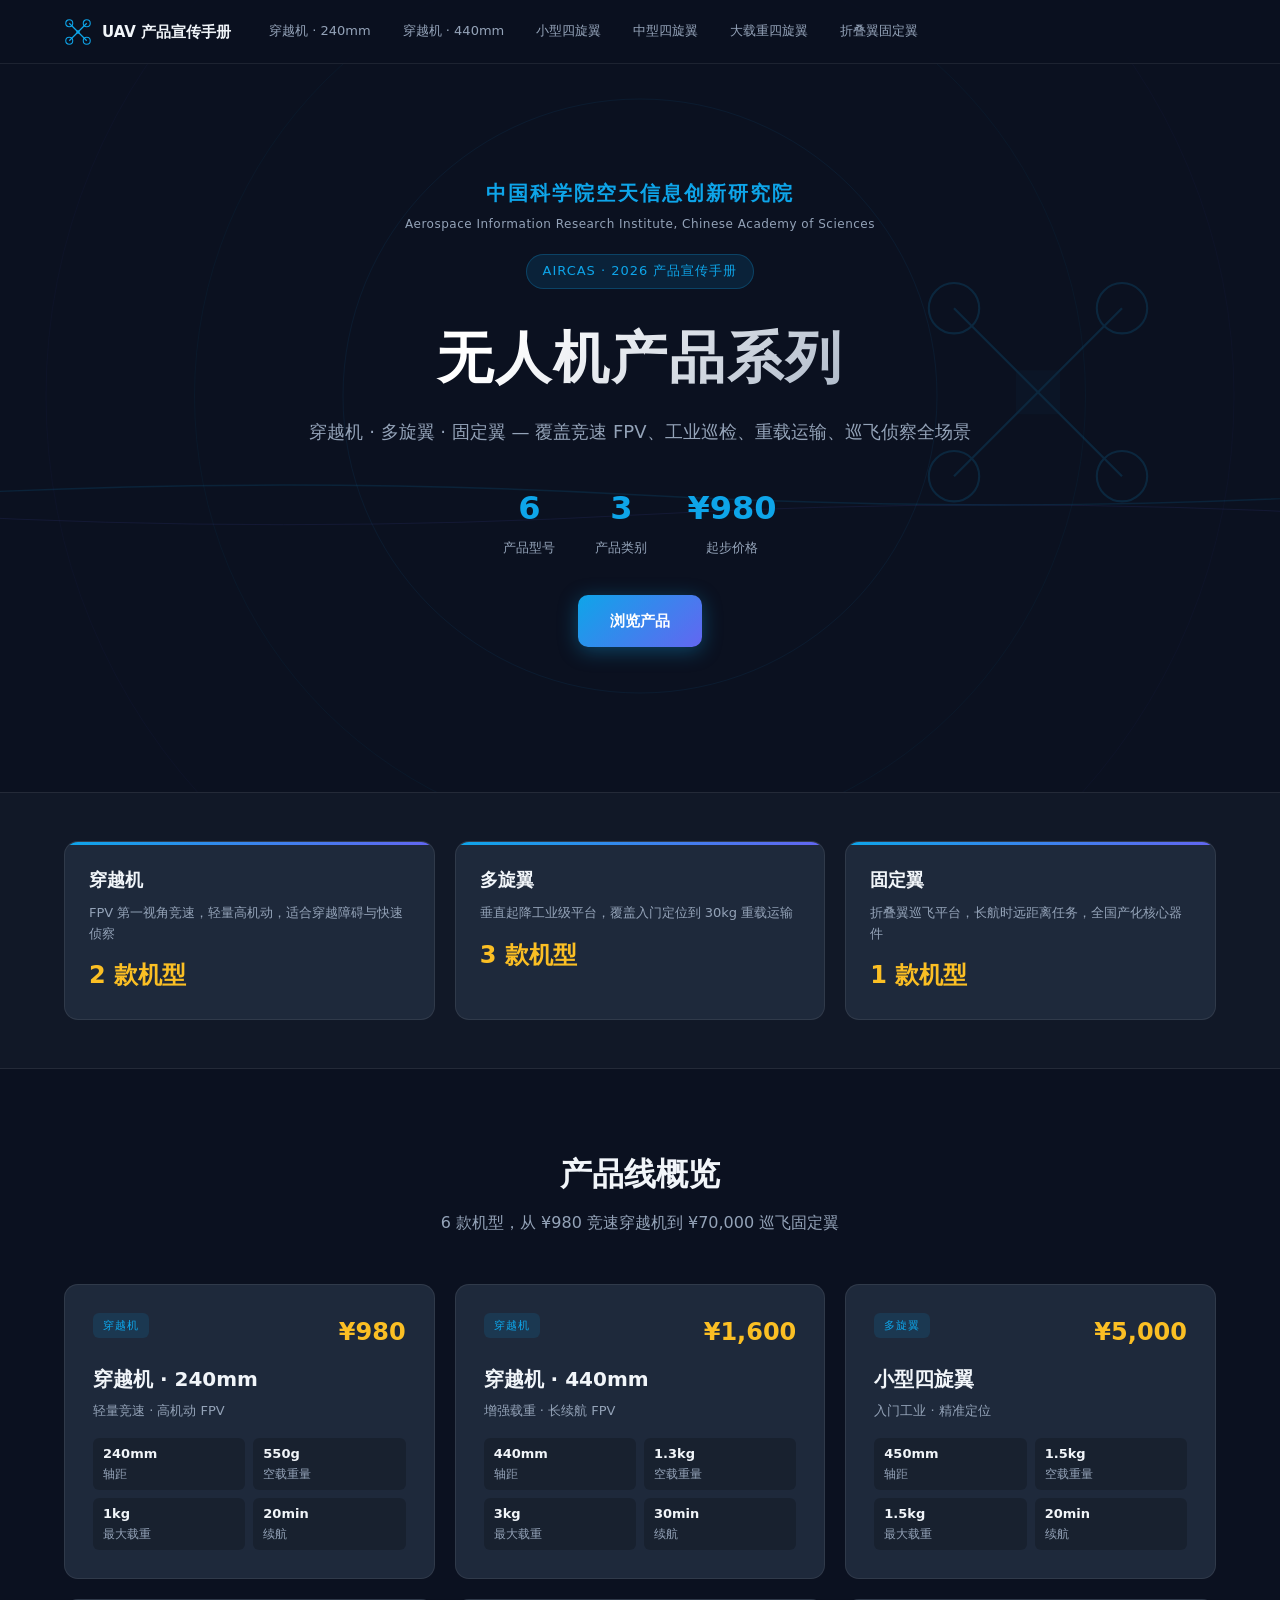
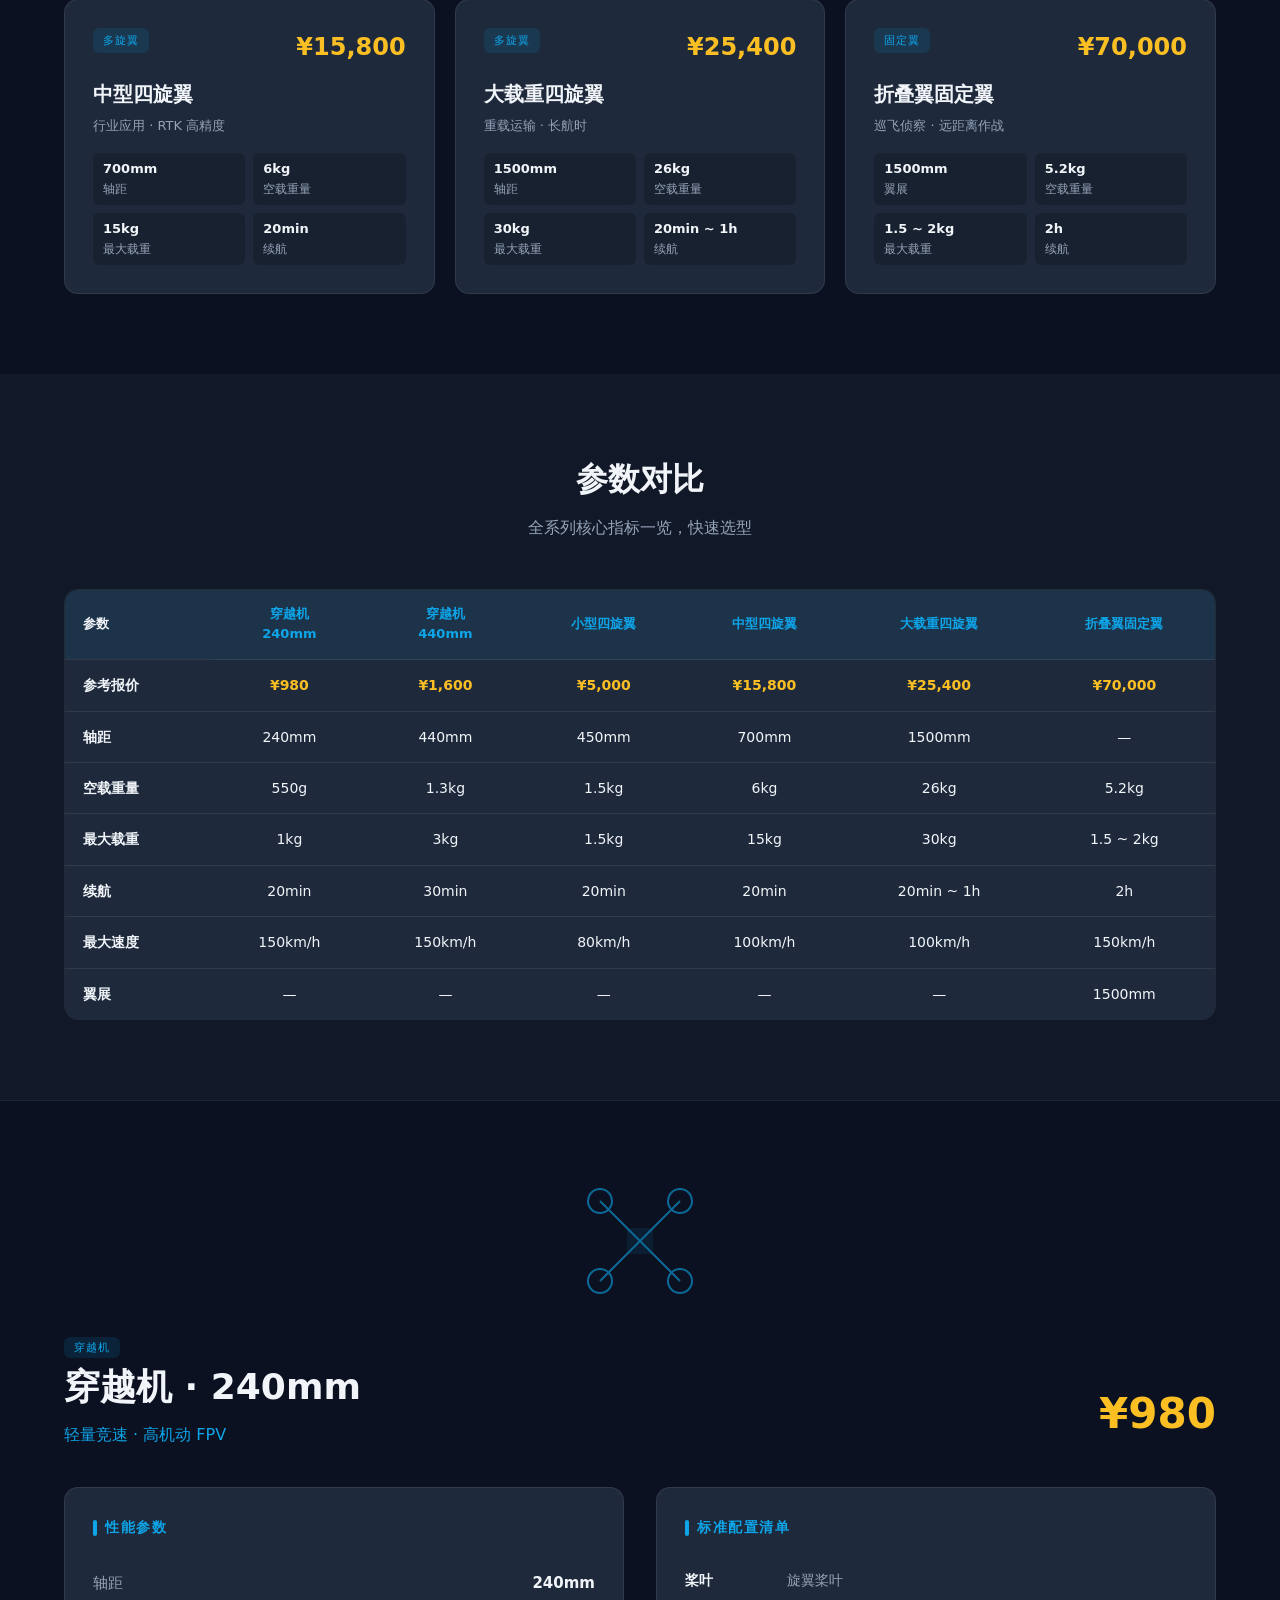
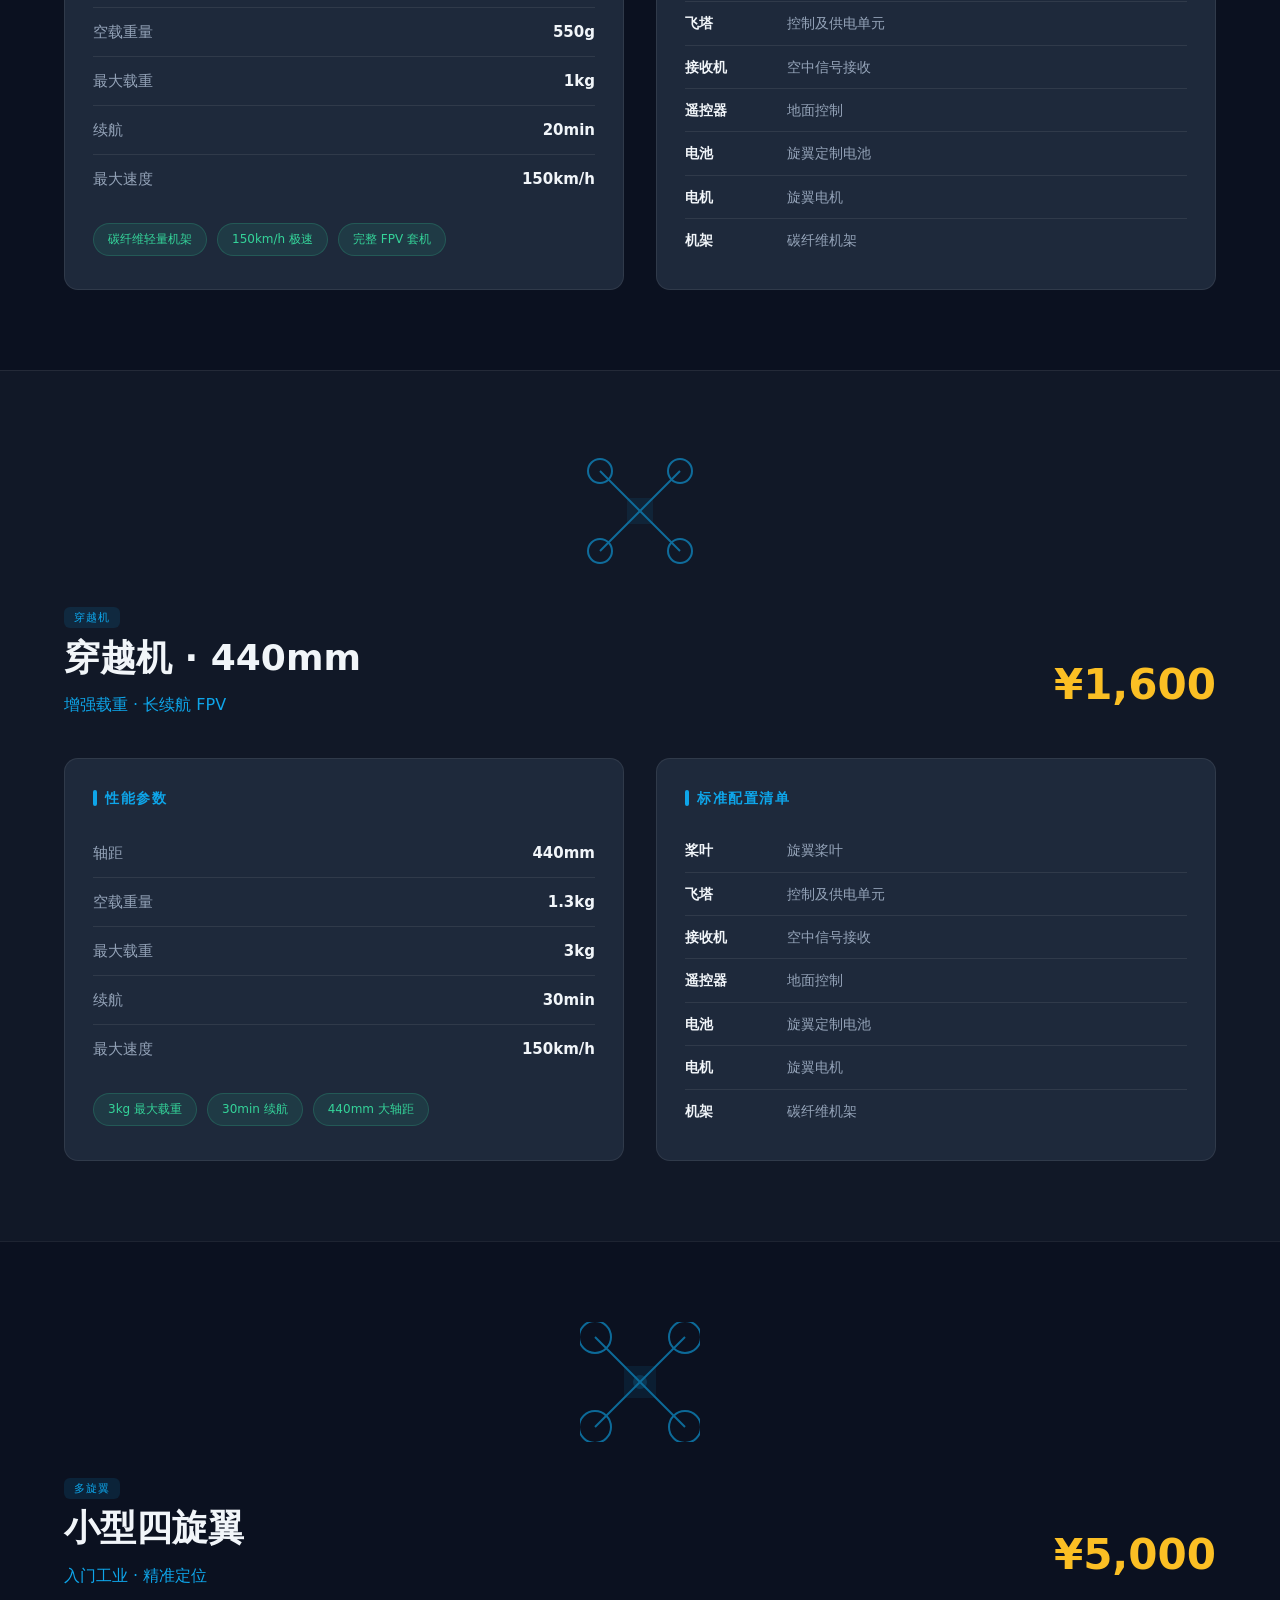
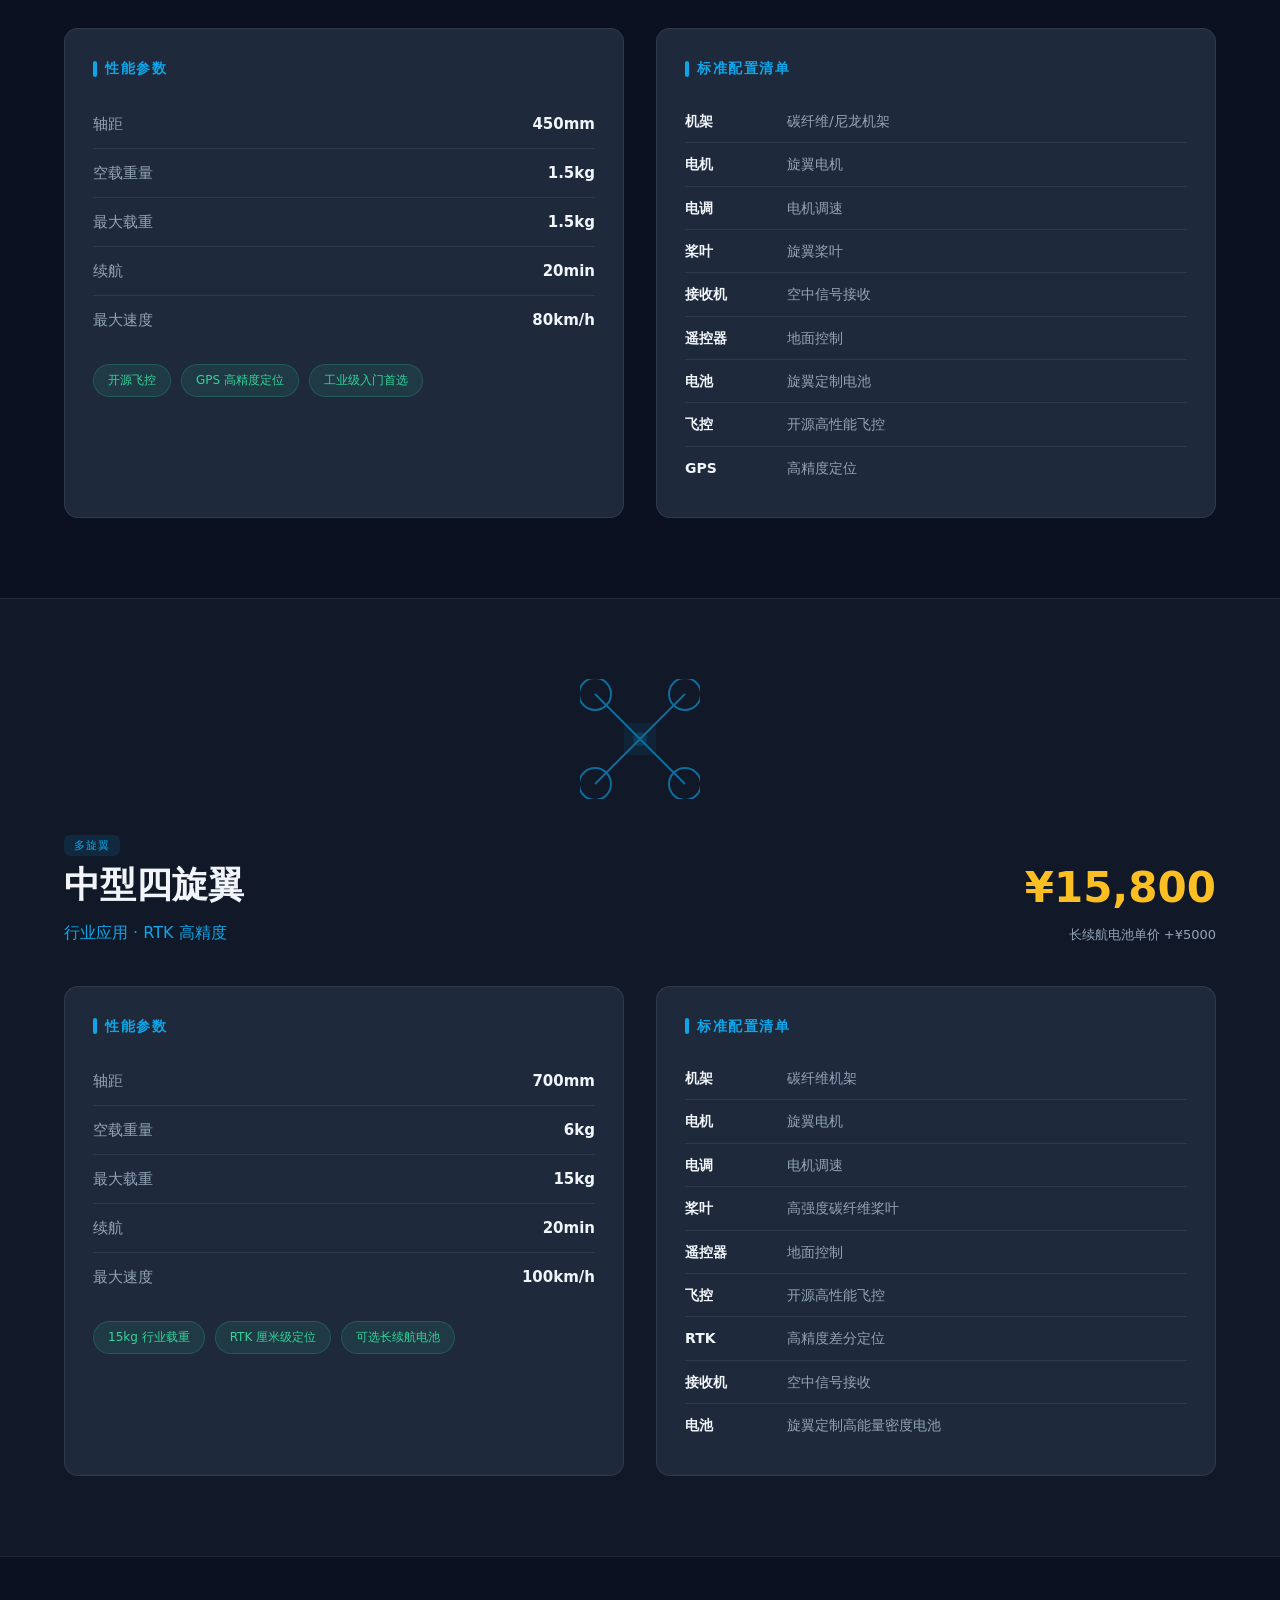
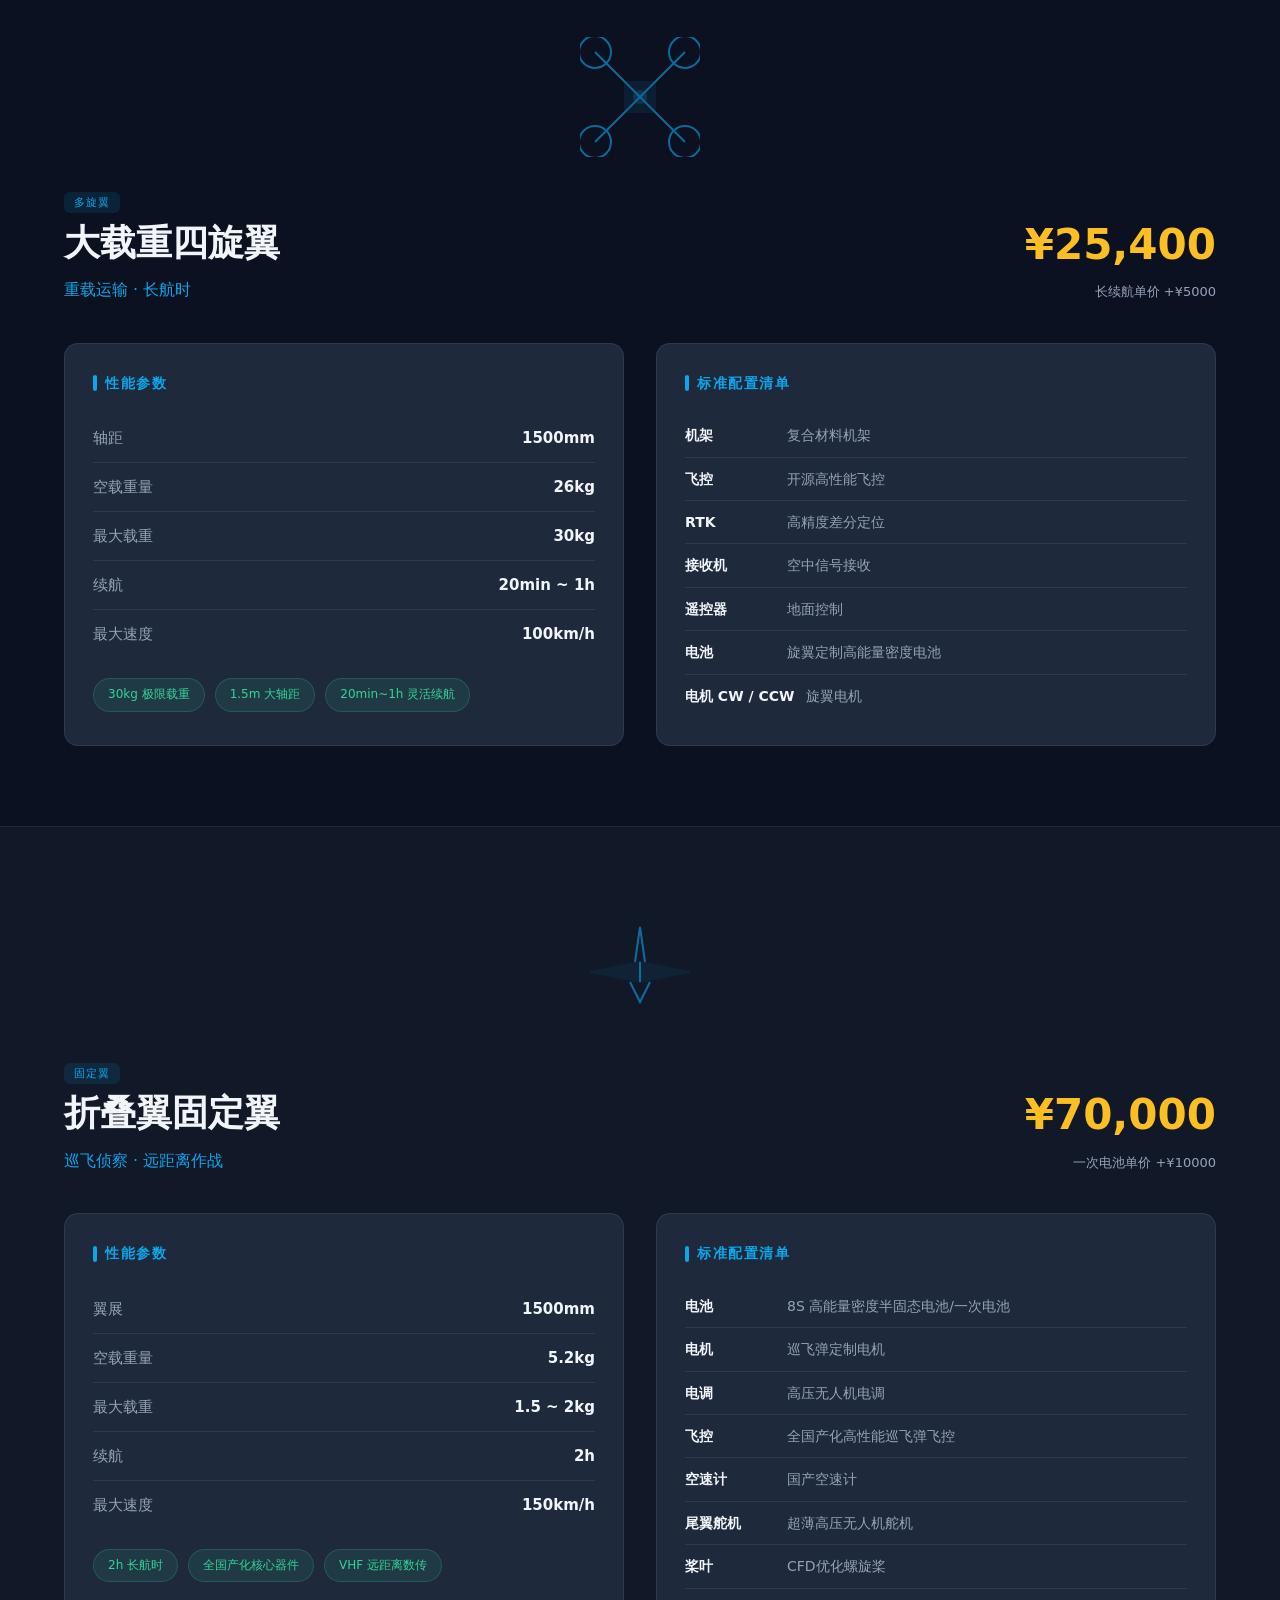
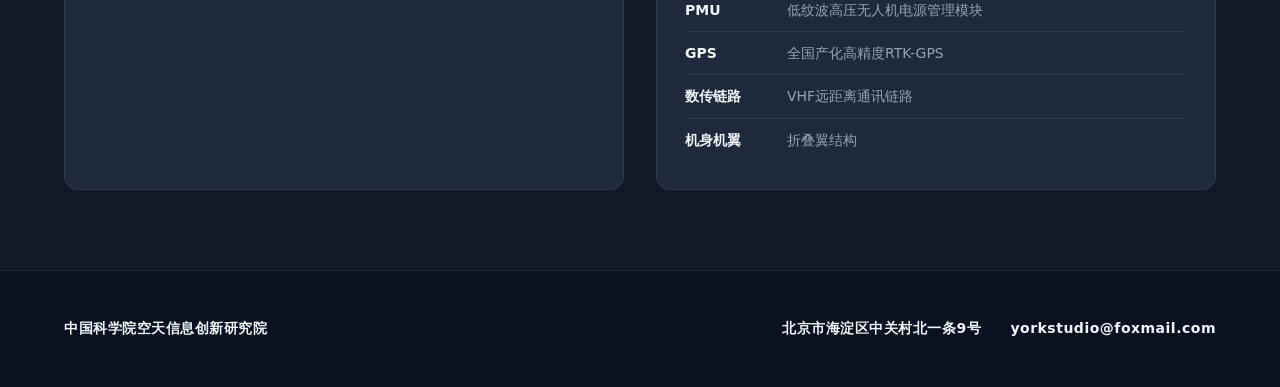
<file: index.html>
<!DOCTYPE html>
<html lang="zh-CN">
<head>
  <meta charset="UTF-8">
  <meta name="viewport" content="width=device-width, initial-scale=1.0">
  <title>无人机产品宣传手册 · 中国科学院空天信息创新研究院</title>
  <link rel="stylesheet" href="styles.css">
</head>
<body>
  <nav class="nav" id="nav">
    <div class="nav-inner">
      <a href="#" class="nav-logo">
        <svg viewBox="0 0 32 32" width="28" height="28">
          <circle cx="16" cy="16" r="2" fill="currentColor"/>
          <line x1="16" y1="16" x2="6" y2="6" stroke="currentColor" stroke-width="1.5" fill="none"/>
          <line x1="16" y1="16" x2="26" y2="6" stroke="currentColor" stroke-width="1.5" fill="none"/>
          <line x1="16" y1="16" x2="6" y2="26" stroke="currentColor" stroke-width="1.5" fill="none"/>
          <line x1="16" y1="16" x2="26" y2="26" stroke="currentColor" stroke-width="1.5" fill="none"/>
          <circle cx="6" cy="6" r="4" fill="none" stroke="currentColor" stroke-width="1.2"/>
          <circle cx="26" cy="6" r="4" fill="none" stroke="currentColor" stroke-width="1.2"/>
          <circle cx="6" cy="26" r="4" fill="none" stroke="currentColor" stroke-width="1.2"/>
          <circle cx="26" cy="26" r="4" fill="none" stroke="currentColor" stroke-width="1.2"/>
        </svg>
        UAV 产品宣传手册
      </a>
      <div class="nav-links" id="nav-links"></div>
      <button class="nav-toggle" id="nav-toggle" aria-label="菜单">☰</button>
    </div>
  </nav>

  <header class="hero">
    <div class="hero-bg">
      <svg class="hero-waves" viewBox="0 0 1440 800" preserveAspectRatio="xMidYMid slice">
        <defs>
          <linearGradient id="hg" x1="0%" y1="0%" x2="100%" y2="100%">
            <stop offset="0%" stop-color="#0ea5e9" stop-opacity=".15"/>
            <stop offset="100%" stop-color="#6366f1" stop-opacity=".05"/>
          </linearGradient>
        </defs>
        <circle cx="720" cy="400" r="300" fill="none" stroke="rgba(14,165,233,.08)" stroke-width="1"/>
        <circle cx="720" cy="400" r="450" fill="none" stroke="rgba(14,165,233,.05)" stroke-width="1"/>
        <circle cx="720" cy="400" r="600" fill="none" stroke="rgba(99,102,241,.04)" stroke-width="1"/>
        <path d="M0,500 Q360,480 720,500 T1440,500" fill="none" stroke="rgba(14,165,233,.12)" stroke-width="1.5"/>
        <path d="M0,520 Q360,540 720,520 T1440,520" fill="none" stroke="rgba(99,102,241,.1)" stroke-width="1"/>
      </svg>
    </div>
    <div class="hero-content">
      <p class="hero-org">中国科学院空天信息创新研究院</p>
      <p class="hero-org-en">Aerospace Information Research Institute, Chinese Academy of Sciences</p>
      <span class="hero-badge">AIRCAS · 2026 产品宣传手册</span>
      <h1>无人机产品系列</h1>
      <p class="hero-sub">穿越机 · 多旋翼 · 固定翼 — 覆盖竞速 FPV、工业巡检、重载运输、巡飞侦察全场景</p>
      <div class="hero-stats" id="hero-stats"></div>
      <a href="#overview" class="btn btn-primary">浏览产品</a>
    </div>
    <div class="hero-drone" aria-hidden="true">
      <svg viewBox="0 0 200 200" class="drone-svg">
        <g fill="none" stroke="currentColor" stroke-width="1.5">
          <line x1="100" y1="100" x2="40" y2="40"/><line x1="100" y1="100" x2="160" y2="40"/>
          <line x1="100" y1="100" x2="40" y2="160"/><line x1="100" y1="100" x2="160" y2="160"/>
          <circle cx="40" cy="40" r="18"/><circle cx="160" cy="40" r="18"/>
          <circle cx="40" cy="160" r="18"/><circle cx="160" cy="160" r="18"/>
          <rect x="85" y="85" width="30" height="30" rx="2" fill="currentColor" opacity=".2"/>
        </g>
      </svg>
    </div>
  </header>

  <section class="category-strip">
    <div class="container">
      <div class="category-grid" id="category-grid"></div>
    </div>
  </section>

  <section class="section" id="overview">
    <div class="container">
      <div class="section-header">
        <h2>产品线概览</h2>
        <p>6 款机型，从 ¥980 竞速穿越机到 ¥70,000 巡飞固定翼</p>
      </div>
      <div class="overview-grid" id="overview-grid"></div>
    </div>
  </section>

  <section class="section section-alt" id="compare">
    <div class="container">
      <div class="section-header">
        <h2>参数对比</h2>
        <p>全系列核心指标一览，快速选型</p>
      </div>
      <div class="table-wrap">
        <table class="compare-table" id="compare-table"></table>
      </div>
    </div>
  </section>

  <div id="products-container"></div>

  <footer class="footer">
    <div class="container footer-inner">
      <div class="footer-brand">
        <span class="footer-org">中国科学院空天信息创新研究院</span>
        <span class="footer-contact">北京市海淀区中关村北一条9号<span class="contact-gap"></span>yorkstudio@foxmail.com</span>
      </div>
    </div>
  </footer>

  <script src="products-data.js"></script>
  <script src="app.js"></script>
</body>
</html>
</file>
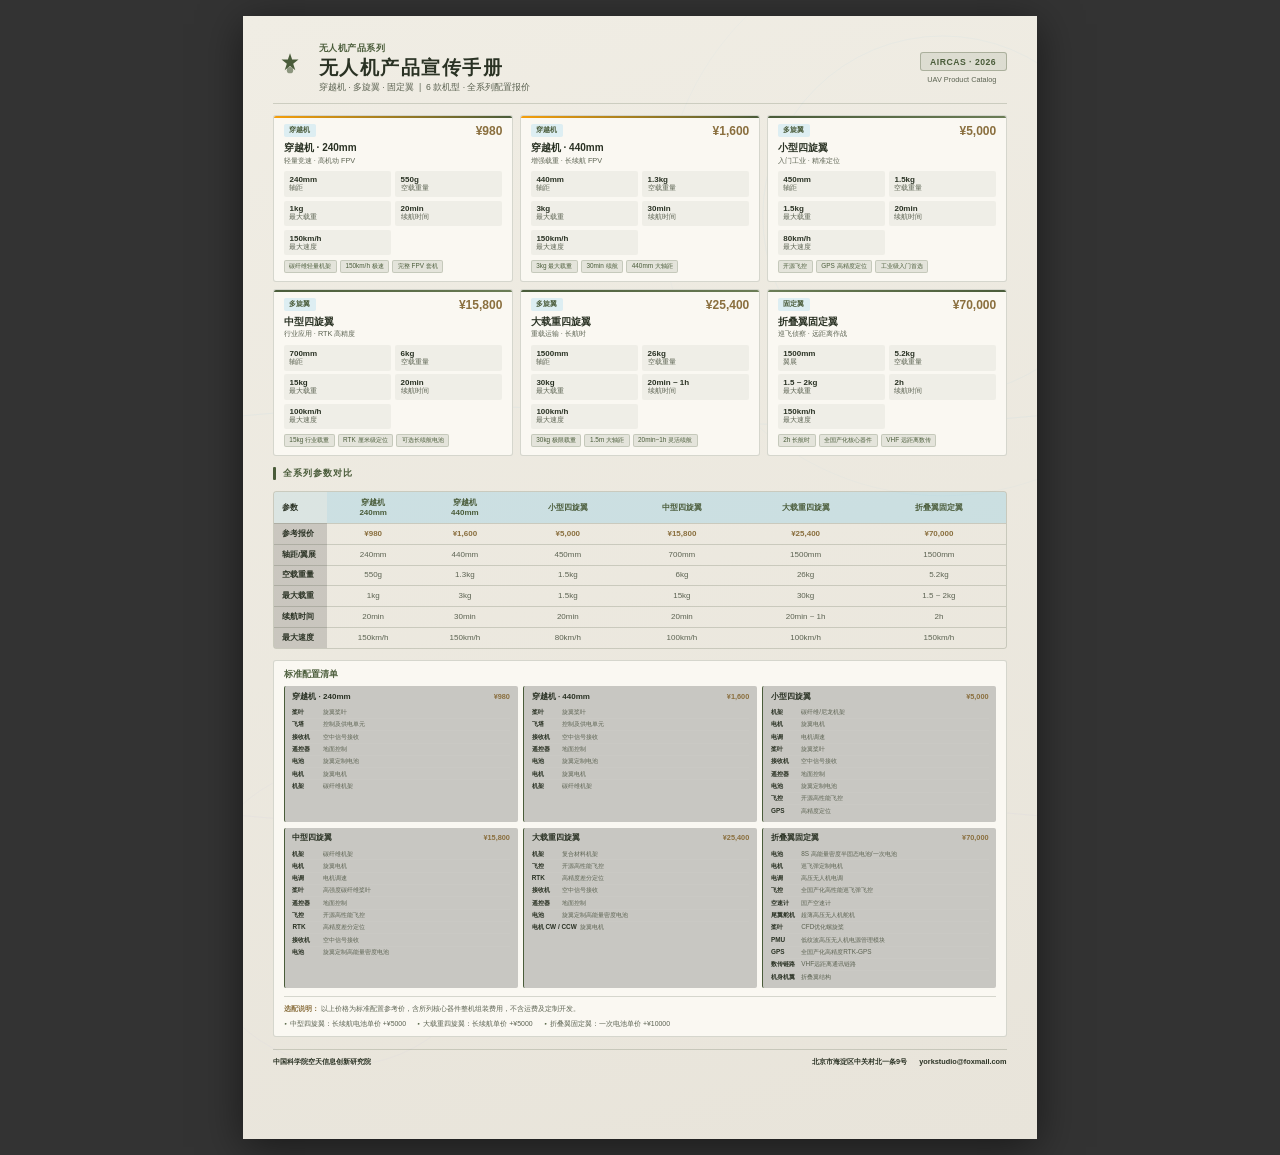
<file: print-a4.html>
<!DOCTYPE html>
<html lang="zh-CN">
<head>
  <meta charset="UTF-8">
  <title>无人机产品手册 · A4 单页印刷版</title>
  <style>
    :root {
      --bg: #f0ede4;
      --bg-alt: #e8e4da;
      --bg-card: #faf8f2;
      --text: #2a3224;
      --text-muted: #5c6352;
      --accent: #4a5c3a;
      --accent2: #6b7d56;
      --gold: #8a6f3e;
      --green: #4a5c3a;
      --border: rgba(47, 61, 38, 0.18);
    }

    @page { size: A4; margin: 0; }

    * { box-sizing: border-box; margin: 0; padding: 0; }

    body {
      font-family: 'Microsoft YaHei', 'Segoe UI', sans-serif;
      background: #333;
      -webkit-print-color-adjust: exact;
      print-color-adjust: exact;
    }

    .page {
      width: 210mm;
      height: 297mm;
      padding: 7mm 8mm 6mm;
      background: linear-gradient(165deg, var(--bg) 0%, var(--bg-alt) 100%);
      color: var(--text);
      display: flex;
      flex-direction: column;
      gap: 3mm;
      overflow: hidden;
      position: relative;
    }

    /* subtle bg waves */
    .page-bg {
      position: absolute; inset: 0; pointer-events: none; opacity: .5;
    }
    .page-bg svg { width: 100%; height: 100%; }

    .content { position: relative; z-index: 1; display: flex; flex-direction: column; gap: 3mm; flex: 1; }

    /* Header */
    .header {
      display: flex;
      justify-content: space-between;
      align-items: center;
      padding-bottom: 2.5mm;
      border-bottom: 1px solid var(--border);
    }

    .header-left { display: flex; align-items: center; gap: 3mm; }

    .header-logo { color: var(--accent); width: 9mm; height: 9mm; flex-shrink: 0; }

    .header h1 {
      font-size: 14pt;
      font-weight: 900;
      letter-spacing: 1.5px;
      color: var(--text);
      line-height: 1.2;
    }

    .header .org {
      font-size: 7pt;
      font-weight: 700;
      color: var(--accent);
      letter-spacing: 0.5px;
      margin-bottom: 0.5mm;
    }

    .header .org-en {
      font-size: 5pt;
      color: var(--text-muted);
      margin-bottom: 0.8mm;
    }

    .header .sub {
      font-size: 6.5pt;
      color: var(--text-muted);
      margin-top: 0.5mm;
    }

    .header-badge {
      display: flex;
      flex-direction: column;
      align-items: center;
      text-align: center;
    }

    .badge {
      font-size: 6.5pt;
      color: var(--accent);
      font-weight: 700;
      border: 1px solid rgba(74,92,58,.35);
      background: rgba(74,92,58,.1);
      padding: 1mm 2.5mm;
      border-radius: 3px;
      letter-spacing: .5px;
      display: inline-block;
    }

    .badge-en {
      font-size: 5.5pt;
      color: var(--text-muted);
      margin-top: 1mm;
      text-align: center;
      white-space: nowrap;
      transform: translateX(-0.3ch);
    }

    /* Product cards 3x2 */
    .cards-grid {
      display: grid;
      grid-template-columns: repeat(3, 1fr);
      gap: 2mm;
    }

    .card {
      background: var(--bg-card);
      border: 1px solid var(--border);
      border-radius: 3px;
      padding: 2mm 2.5mm;
      position: relative;
      overflow: hidden;
    }

    .card::before {
      content: '';
      position: absolute; top: 0; left: 0; right: 0; height: 1.5px;
      background: linear-gradient(90deg, var(--accent), var(--accent2));
    }

    .card.cat-fpv::before { background: linear-gradient(90deg, #f59e0b, var(--accent)); }
    .card.cat-wing::before { background: linear-gradient(90deg, var(--accent2), var(--accent)); }

    .card-top {
      display: flex; justify-content: space-between; align-items: flex-start;
      margin-bottom: 1mm;
    }

    .card-cat {
      font-size: 5.5pt;
      color: var(--accent);
      background: rgba(14,165,233,.12);
      padding: 0.4mm 1.5mm;
      border-radius: 2px;
      font-weight: 600;
    }

    .card-price { font-size: 9pt; font-weight: 900; color: var(--gold); }

    .card-name { font-size: 7.5pt; font-weight: 800; margin-bottom: 0.5mm; line-height: 1.2; }
    .card-tag { font-size: 5.5pt; color: var(--text-muted); margin-bottom: 1.5mm; }

    .card-specs {
      display: grid;
      grid-template-columns: 1fr 1fr;
      gap: 1mm;
    }

    .spec-item {
      background: rgba(74,92,58,.06);
      border-radius: 2px;
      padding: 1mm 1.5mm;
      font-size: 5pt;
      color: var(--text-muted);
    }

    .spec-item b { display: block; font-size: 6pt; color: var(--text); font-weight: 700; }

    .card-hl {
      margin-top: 1.2mm;
      display: flex; flex-wrap: wrap; gap: 0.8mm;
    }

    .hl {
      font-size: 4.8pt;
      background: rgba(74,92,58,.12);
      color: var(--accent);
      border: 1px solid rgba(74,92,58,.2);
      padding: 0.3mm 1.2mm;
      border-radius: 2px;
    }

    /* Compare table */
    .section-label {
      font-size: 7pt;
      font-weight: 800;
      color: var(--accent);
      letter-spacing: 1px;
      text-transform: uppercase;
      display: flex;
      align-items: center;
      gap: 2mm;
    }

    .section-label::before {
      content: ''; width: 2.5px; height: 3.5mm;
      background: var(--accent); border-radius: 1px;
    }

    .table-wrap {
      border: 1px solid var(--border);
      border-radius: 3px;
      overflow: hidden;
      flex-shrink: 0;
    }

    table {
      width: 100%;
      border-collapse: collapse;
      font-size: 6pt;
    }

    table th {
      background: rgba(14,165,233,.15);
      color: var(--accent);
      padding: 1.5mm 1mm;
      font-weight: 700;
      text-align: center;
      line-height: 1.2;
      border-bottom: 1px solid var(--border);
    }

    table th:first-child {
      text-align: left;
      padding-left: 2mm;
      color: var(--text);
      background: rgba(14,165,233,.08);
      width: 14mm;
    }

    table td {
      padding: 1.3mm 1mm;
      text-align: center;
      border-bottom: 1px solid var(--border);
      color: var(--text-muted);
      line-height: 1.25;
    }

    table td:first-child {
      text-align: left;
      padding-left: 2mm;
      font-weight: 600;
      color: var(--text);
      background: rgba(0,0,0,.15);
    }

    table tr:last-child td { border-bottom: none; }
    table .price { color: var(--gold); font-weight: 800; }

    /* Config section: 3 cols x 2 rows + notes at bottom */
    .config-section {
      background: var(--bg-card);
      border: 1px solid var(--border);
      border-radius: 3px;
      padding: 2mm 2.5mm;
      flex-shrink: 0;
    }

    .panel-title {
      font-size: 6.5pt;
      font-weight: 800;
      color: var(--accent);
      margin-bottom: 1.5mm;
    }

    .config-list {
      display: grid;
      grid-template-columns: repeat(3, 1fr);
      grid-template-rows: repeat(2, auto);
      gap: 1.5mm;
    }

    .config-item {
      font-size: 4.8pt;
      line-height: 1.35;
      color: var(--text-muted);
      padding: 1.5mm 2mm;
      background: rgba(0,0,0,.2);
      border-radius: 2px;
      border-left: 1.5px solid var(--accent);
    }

    .config-item .ci-name {
      font-size: 6pt;
      font-weight: 700;
      color: var(--text);
      display: flex;
      justify-content: space-between;
      align-items: baseline;
      margin-bottom: 1mm;
      gap: 1mm;
    }

    .config-item .ci-price { color: var(--gold); font-size: 5.5pt; white-space: nowrap; }

    .comp-rows { list-style: none; }

    .comp-rows li {
      display: flex;
      gap: 1mm;
      padding: 0.4mm 0;
      border-bottom: 1px solid rgba(255,255,255,.04);
      font-size: 4.8pt;
      line-height: 1.3;
    }

    .comp-rows li:last-child { border-bottom: none; }

    .comp-rows .comp-n {
      font-weight: 600;
      color: var(--text);
      min-width: 7mm;
      flex-shrink: 0;
    }

    .comp-rows .comp-d { color: var(--text-muted); }

    .notes-panel {
      margin-top: 2mm;
      padding-top: 2mm;
      border-top: 1px solid var(--border);
      font-size: 5.5pt;
      color: var(--text-muted);
      line-height: 1.45;
    }

    .notes-panel strong { color: var(--gold); }

    .notes-panel ul {
      list-style: none;
      margin-top: 1mm;
      display: flex;
      flex-wrap: wrap;
      gap: 0.5mm 3mm;
    }

    .notes-panel li {
      font-size: 5.2pt;
    }

    .notes-panel li::before {
      content: '▸';
      color: var(--accent);
      margin-right: 0.8mm;
    }

    /* Footer */
    .footer {
      padding-top: 2mm;
      border-top: 1px solid var(--border);
      font-size: 5.5pt;
      color: var(--text);
      flex-shrink: 0;
    }

    .footer-brand {
      display: flex;
      flex-direction: row;
      flex-wrap: nowrap;
      justify-content: space-between;
      align-items: center;
      gap: 3mm;
      line-height: 1.4;
      width: 100%;
    }

    .footer-org,
    .footer-contact {
      font-size: 5.5pt;
      color: var(--text);
      font-weight: 600;
      white-space: nowrap;
      flex: 0 0 auto;
    }

    .footer-org {
      text-align: left;
    }

    .footer-contact {
      text-align: right;
      margin-left: auto;
    }

    .contact-gap {
      display: inline-block;
      width: 3ch;
    }
    @media screen {
      body { padding: 16px; display: flex; justify-content: center; }
      .page { box-shadow: 0 8px 40px rgba(0,0,0,.5); }
    }

    @media print {
      body { background: none; padding: 0; }
      .page { box-shadow: none; }
    }
  </style>
</head>
<body>
  <div class="page">
    <div class="page-bg">
      <svg viewBox="0 0 794 1123" preserveAspectRatio="xMidYMid slice">
        <circle cx="700" cy="200" r="180" fill="none" stroke="rgba(14,165,233,.06)" stroke-width="1"/>
        <circle cx="700" cy="200" r="280" fill="none" stroke="rgba(14,165,233,.04)" stroke-width="1"/>
        <circle cx="100" cy="900" r="150" fill="none" stroke="rgba(99,102,241,.05)" stroke-width="1"/>
        <path d="M0,400 Q200,380 400,400 T794,400" fill="none" stroke="rgba(14,165,233,.08)" stroke-width="1"/>
        <path d="M0,800 Q200,820 400,800 T794,800" fill="none" stroke="rgba(99,102,241,.06)" stroke-width="1"/>
      </svg>
    </div>

    <div class="content">
      <header class="header">
        <div class="header-left">
          <svg class="header-logo" viewBox="0 0 32 32">
            <path fill="currentColor" d="M16 2l2 6h6l-5 4 2 6-5-4-5 4 2-6-5-4h6z"/>
            <circle cx="16" cy="18" r="3" fill="currentColor" opacity=".6"/>
          </svg>
          <div>
            <p class="org">无人机产品系列</p>
            <h1>无人机产品宣传手册</h1>
            <p class="sub">穿越机 · 多旋翼 · 固定翼 &nbsp;|&nbsp; 6 款机型 · 全系列配置报价</p>
          </div>
        </div>
        <div class="header-badge">
          <div class="badge">AIRCAS · 2026</div>
          <div class="badge-en">UAV Product Catalog</div>
        </div>
      </header>

      <div class="cards-grid" id="cards-grid"></div>

      <div class="section-label">全系列参数对比</div>
      <div class="table-wrap">
        <table id="compare-table"></table>
      </div>

      <div class="config-section">
        <div class="panel-title">标准配置清单</div>
        <div class="config-list" id="config-list"></div>
        <div class="notes-panel" id="notes-panel"></div>
      </div>

      <footer class="footer">
        <div class="footer-brand">
          <span class="footer-org">中国科学院空天信息创新研究院</span>
          <span class="footer-contact">北京市海淀区中关村北一条9号<span class="contact-gap"></span>yorkstudio@foxmail.com</span>
        </div>
      </footer>
    </div>
  </div>

  <script src="products-data.js"></script>
  <script>
    const products = window.PRODUCTS;
    const catClass = { '穿越机': 'cat-fpv', '多旋翼': 'cat-quad', '固定翼': 'cat-wing' };
    const fmt = n => '¥' + n.toLocaleString('zh-CN');
    const sizeKey = p => p.specs['轴距'] || p.specs['翼展'] || '—';

    document.getElementById('cards-grid').innerHTML = products.map(p => `
      <div class="card ${catClass[p.category] || ''}">
        <div class="card-top">
          <span class="card-cat">${p.category}</span>
          <span class="card-price">${fmt(p.price)}</span>
        </div>
        <div class="card-name">${p.name}</div>
        <div class="card-tag">${p.tagline}</div>
        <div class="card-specs">
          ${Object.entries(p.specs).map(([k,v]) =>
            `<div class="spec-item"><b>${v}</b>${k}</div>`).join('')}
        </div>
        <div class="card-hl">${p.highlights.map(h => `<span class="hl">${h}</span>`).join('')}</div>
      </div>
    `).join('');

    const rows = [
      ['参考报价', ...products.map(p => `<span class="price">${fmt(p.price)}</span>`)],
      ['轴距/翼展', ...products.map(sizeKey)],
      ['空载重量', ...products.map(p => p.specs['空载重量'])],
      ['最大载重', ...products.map(p => p.specs['最大载重'])],
      ['续航时间', ...products.map(p => p.specs['续航时间'])],
      ['最大速度', ...products.map(p => p.specs['最大速度'])],
    ];

    document.getElementById('compare-table').innerHTML = `
      <thead><tr>
        <th>参数</th>
        ${products.map(p => `<th>${p.name.replace(' · ', '<br>')}</th>`).join('')}
      </tr></thead>
      <tbody>${rows.map(r =>
        `<tr><td>${r[0]}</td>${r.slice(1).map(v => `<td>${v}</td>`).join('')}</tr>`
      ).join('')}</tbody>`;

    document.getElementById('config-list').innerHTML = products.map(p => `
      <div class="config-item">
        <div class="ci-name"><span>${p.name}</span><span class="ci-price">${fmt(p.price)}</span></div>
        <ul class="comp-rows">
          ${p.components.map(c => `
            <li><span class="comp-n">${c.name}</span><span class="comp-d">${c.note || ''}</span></li>
          `).join('')}
        </ul>
      </div>
    `).join('');

    const notes = products.filter(p => p.priceNote);
    document.getElementById('notes-panel').innerHTML = `
      <strong>选配说明：</strong>
      以上价格为标准配置参考价，含所列核心器件整机组装费用，不含运费及定制开发。
      <ul>${notes.map(p => `<li>${p.name}：${p.priceNote}</li>`).join('')}
      </ul>`;
  </script>
</body>
</html>
</file>
<file: styles.css>
:root {
  --bg: #0b1120;
  --bg-alt: #111827;
  --bg-card: #1e293b;
  --bg-card-hover: #253347;
  --accent: #0ea5e9;
  --accent2: #6366f1;
  --gold: #fbbf24;
  --green: #34d399;
  --text: #f1f5f9;
  --text-muted: #94a3b8;
  --border: rgba(255, 255, 255, 0.08);
  --radius: 14px;
  --shadow: 0 8px 32px rgba(0, 0, 0, 0.35);
  --nav-h: 64px;
}

*, *::before, *::after { box-sizing: border-box; margin: 0; padding: 0; }

html { scroll-behavior: smooth; scroll-padding-top: var(--nav-h); }

body {
  font-family: 'Segoe UI', 'Microsoft YaHei', 'PingFang SC', system-ui, sans-serif;
  background: var(--bg);
  color: var(--text);
  line-height: 1.6;
}

.container { max-width: 1200px; margin: 0 auto; padding: 0 24px; }

/* Nav */
.nav {
  position: fixed; top: 0; left: 0; right: 0; z-index: 100;
  height: var(--nav-h);
  background: rgba(11, 17, 32, 0.85);
  backdrop-filter: blur(12px);
  border-bottom: 1px solid var(--border);
}

.nav-inner {
  max-width: 1200px; margin: 0 auto; padding: 0 24px;
  height: 100%; display: flex; align-items: center; gap: 24px;
}

.nav-logo {
  display: flex; align-items: center; gap: 10px;
  color: var(--text); text-decoration: none;
  font-weight: 700; font-size: 15px; white-space: nowrap;
}

.nav-logo svg { color: var(--accent); }

.nav-org {
  font-size: 12px;
  color: var(--text-muted);
  letter-spacing: 0.5px;
  white-space: nowrap;
  overflow: hidden;
  text-overflow: ellipsis;
  max-width: 360px;
}

@media (max-width: 900px) {
  .nav-org { display: none; }
}

.nav-links {
  display: flex; gap: 4px; flex: 1; overflow-x: auto;
  scrollbar-width: none;
}
.nav-links::-webkit-scrollbar { display: none; }

.nav-links a {
  color: var(--text-muted); text-decoration: none;
  font-size: 13px; padding: 8px 14px; border-radius: 8px;
  white-space: nowrap; transition: .2s;
}
.nav-links a:hover {
  color: var(--text);
  background: rgba(255, 255, 255, 0.06);
}

.nav-toggle {
  display: none; background: none; border: none;
  color: var(--text); font-size: 22px; cursor: pointer;
}

/* Hero */
.hero {
  position: relative; min-height: 88vh;
  display: flex; align-items: center; justify-content: center;
  padding: calc(var(--nav-h) + 48px) 24px 80px;
  overflow: hidden;
}

.hero-bg { position: absolute; inset: 0; z-index: 0; }
.hero-bg svg { width: 100%; height: 100%; }

.hero-content { position: relative; z-index: 2; text-align: center; max-width: 760px; }

.hero-org {
  font-size: 20px;
  font-weight: 800;
  color: var(--accent);
  letter-spacing: 2px;
  margin-bottom: 6px;
}

.hero-org-en {
  font-size: 12px;
  color: var(--text-muted);
  letter-spacing: 0.5px;
  margin-bottom: 20px;
}

.hero-badge {
  display: inline-block; padding: 6px 16px;
  background: rgba(14, 165, 233, 0.12);
  border: 1px solid rgba(14, 165, 233, 0.25);
  border-radius: 20px;
  font-size: 13px; color: var(--accent);
  margin-bottom: 24px; letter-spacing: 1px;
}

.hero h1 {
  font-size: clamp(36px, 6vw, 56px); font-weight: 900;
  letter-spacing: 2px; margin-bottom: 16px;
  background: linear-gradient(135deg, #fff 30%, #94a3b8);
  -webkit-background-clip: text; -webkit-text-fill-color: transparent;
  background-clip: text;
}

.hero-sub {
  font-size: 18px; color: var(--text-muted); margin-bottom: 36px;
}

.hero-stats {
  display: flex; justify-content: center; gap: 40px;
  margin-bottom: 36px; flex-wrap: wrap;
}

.stat-item { text-align: center; }
.stat-num { font-size: 32px; font-weight: 800; color: var(--accent); }
.stat-label { font-size: 13px; color: var(--text-muted); margin-top: 4px; }

.btn {
  display: inline-block; padding: 14px 32px; border-radius: 10px;
  font-size: 15px; font-weight: 600; text-decoration: none;
  transition: .25s; cursor: pointer; border: none;
}

.btn-primary {
  background: linear-gradient(135deg, var(--accent), var(--accent2));
  color: #fff;
  box-shadow: 0 4px 20px rgba(14, 165, 233, 0.35);
}
.btn-primary:hover {
  transform: translateY(-2px);
  box-shadow: 0 8px 28px rgba(14, 165, 233, 0.45);
}

.hero-drone {
  position: absolute; right: 8%; top: 50%; transform: translateY(-50%);
  opacity: 0.15; z-index: 1;
}
.drone-svg { width: 280px; height: 280px; color: var(--accent); }

/* Category strip */
.category-strip {
  padding: 48px 0;
  background: var(--bg-alt);
  border-top: 1px solid var(--border);
  border-bottom: 1px solid var(--border);
}

.category-grid {
  display: grid;
  grid-template-columns: repeat(3, 1fr);
  gap: 20px;
}

.category-card {
  background: var(--bg-card);
  border: 1px solid var(--border);
  border-radius: var(--radius);
  padding: 24px;
  position: relative;
  overflow: hidden;
}

.category-card::before {
  content: '';
  position: absolute; top: 0; left: 0; right: 0; height: 3px;
  background: linear-gradient(90deg, var(--accent), var(--accent2));
}

.category-card h3 {
  font-size: 18px; font-weight: 800; color: var(--text);
  margin-bottom: 8px;
}

.category-card p {
  font-size: 13px; color: var(--text-muted); line-height: 1.6;
}

.category-card .cat-count {
  margin-top: 12px;
  font-size: 24px; font-weight: 900; color: var(--gold);
}

/* Sections */
.section { padding: 80px 0; }
.section-alt { background: var(--bg-alt); }

.section-header { text-align: center; margin-bottom: 48px; }
.section-header h2 {
  font-size: 32px; font-weight: 800; margin-bottom: 10px;
}
.section-header p { color: var(--text-muted); font-size: 16px; }

/* Overview cards */
.overview-grid {
  display: grid;
  grid-template-columns: repeat(auto-fill, minmax(340px, 1fr));
  gap: 20px;
}

.overview-card {
  background: var(--bg-card); border: 1px solid var(--border);
  border-radius: var(--radius); padding: 28px;
  transition: .3s; cursor: pointer;
  text-decoration: none; color: inherit;
  display: block; position: relative; overflow: hidden;
}

.overview-card::before {
  content: ''; position: absolute; top: 0; left: 0; right: 0; height: 3px;
  background: linear-gradient(90deg, var(--accent), var(--accent2));
  opacity: 0; transition: .3s;
}

.overview-card.cat-fpv::before { background: linear-gradient(90deg, #f59e0b, var(--accent)); }
.overview-card.cat-wing::before { background: linear-gradient(90deg, var(--accent2), var(--accent)); }

.overview-card:hover {
  background: var(--bg-card-hover);
  transform: translateY(-4px);
  box-shadow: var(--shadow);
  border-color: rgba(14, 165, 233, 0.2);
}
.overview-card:hover::before { opacity: 1; }

.card-top { display: flex; justify-content: space-between; align-items: flex-start; margin-bottom: 12px; }
.card-category {
  font-size: 11px; text-transform: uppercase; letter-spacing: 1px;
  padding: 4px 10px; border-radius: 6px;
  background: rgba(14, 165, 233, 0.12); color: var(--accent);
}
.card-price { font-size: 24px; font-weight: 800; color: var(--gold); }

.overview-card h3 { font-size: 20px; font-weight: 700; margin-bottom: 6px; }
.card-tagline { font-size: 13px; color: var(--text-muted); margin-bottom: 16px; }

.card-specs {
  display: grid; grid-template-columns: 1fr 1fr; gap: 8px;
}
.card-spec {
  font-size: 12px; color: var(--text-muted);
  padding: 6px 10px; background: rgba(0, 0, 0, 0.2); border-radius: 6px;
}
.card-spec strong { color: var(--text); display: block; font-size: 13px; }

/* Compare table */
.table-wrap {
  overflow-x: auto;
  border-radius: var(--radius);
  border: 1px solid var(--border);
}

.compare-table {
  width: 100%; border-collapse: collapse; font-size: 14px;
  background: var(--bg-card);
}

.compare-table th, .compare-table td {
  padding: 14px 18px; text-align: center;
  border-bottom: 1px solid var(--border);
}

.compare-table th {
  background: rgba(14, 165, 233, 0.08); font-weight: 600;
  font-size: 13px; color: var(--accent); white-space: nowrap;
}

.compare-table td:first-child, .compare-table th:first-child {
  text-align: left; font-weight: 600; color: var(--text);
  position: sticky; left: 0; background: var(--bg-card); z-index: 1;
}

.compare-table th:first-child { background: rgba(14, 165, 233, 0.08); }

.compare-table tr:last-child td { border-bottom: none; }
.compare-table tr:hover td { background: rgba(255, 255, 255, 0.02); }

.price-cell { color: var(--gold); font-weight: 700; }

/* Product detail sections */
.product-section {
  padding: 80px 0;
  border-top: 1px solid var(--border);
}

.product-section:nth-child(even) { background: var(--bg-alt); }

.product-header {
  display: flex; align-items: flex-end; justify-content: space-between;
  flex-wrap: wrap; gap: 20px; margin-bottom: 40px;
}

.product-header-left h2 {
  font-size: 36px; font-weight: 900; margin-bottom: 6px;
}

.product-header-left .tagline {
  font-size: 16px; color: var(--accent); font-weight: 500;
}

.product-header-right { text-align: right; }
.product-price-big {
  font-size: 42px; font-weight: 900; color: var(--gold);
}
.product-price-note { font-size: 13px; color: var(--text-muted); margin-top: 4px; }

.product-body {
  display: grid; grid-template-columns: 1fr 1fr; gap: 32px;
}

.product-specs-panel, .product-components-panel {
  background: var(--bg-card); border: 1px solid var(--border);
  border-radius: var(--radius); padding: 28px;
}

.panel-title {
  font-size: 14px; font-weight: 700; text-transform: uppercase;
  letter-spacing: 1.5px; color: var(--accent); margin-bottom: 20px;
  display: flex; align-items: center; gap: 8px;
}

.panel-title::before {
  content: ''; width: 4px; height: 16px;
  background: var(--accent); border-radius: 2px;
}

.spec-list { list-style: none; }
.spec-list li {
  display: flex; justify-content: space-between; align-items: center;
  padding: 12px 0; border-bottom: 1px solid var(--border);
  font-size: 15px;
}
.spec-list li:last-child { border-bottom: none; }
.spec-list .spec-key { color: var(--text-muted); }
.spec-list .spec-val { font-weight: 700; color: var(--text); }

.highlights {
  display: flex; gap: 10px; flex-wrap: wrap; margin-top: 20px;
}
.highlight-tag {
  padding: 6px 14px; border-radius: 20px; font-size: 12px; font-weight: 500;
  background: rgba(52, 211, 153, 0.1); color: var(--green);
  border: 1px solid rgba(52, 211, 153, 0.2);
}

.component-list { list-style: none; }
.component-list li {
  display: flex; gap: 12px; padding: 10px 0;
  border-bottom: 1px solid var(--border); font-size: 14px;
}
.component-list li:last-child { border-bottom: none; }
.comp-name {
  font-weight: 600; min-width: 90px; color: var(--text);
}
.comp-note { color: var(--text-muted); }

.product-icon {
  width: 120px; height: 120px; margin: 0 auto 24px;
  color: var(--accent); opacity: 0.6;
}

/* Footer */
.footer {
  padding: 48px 0;
  border-top: 1px solid var(--border);
  background: var(--bg);
}
.footer-inner {
  display: flex;
  justify-content: flex-start;
  align-items: flex-start;
  width: 100%;
}
.footer-brand {
  display: flex;
  flex-direction: row;
  flex-wrap: nowrap;
  justify-content: space-between;
  align-items: center;
  gap: 16px;
  width: 100%;
}
.footer-org,
.footer-contact {
  font-size: 14px;
  color: var(--text);
  font-weight: 600;
  letter-spacing: 0.5px;
  line-height: 1.4;
  white-space: nowrap;
}
.footer-contact {
  text-align: right;
  margin-left: auto;
}
.contact-gap { display: inline-block; width: 3ch; }

/* Print */
@media print {
  .nav, .nav-toggle, .btn { display: none !important; }
  .hero { min-height: auto; padding: 40px 24px; page-break-after: always; }
  .product-section { page-break-inside: avoid; }
}

/* Responsive */
@media (max-width: 768px) {
  .nav-links {
    display: none; position: absolute; top: var(--nav-h); left: 0; right: 0;
    flex-direction: column; background: var(--bg-alt);
    padding: 12px; border-bottom: 1px solid var(--border);
  }
  .nav-links.open { display: flex; }
  .nav-toggle { display: block; }
  .hero-drone { display: none; }
  .product-body { grid-template-columns: 1fr; }
  .overview-grid { grid-template-columns: 1fr; }
  .category-grid { grid-template-columns: 1fr; }
  .hero-stats { gap: 24px; }
}
</file>
